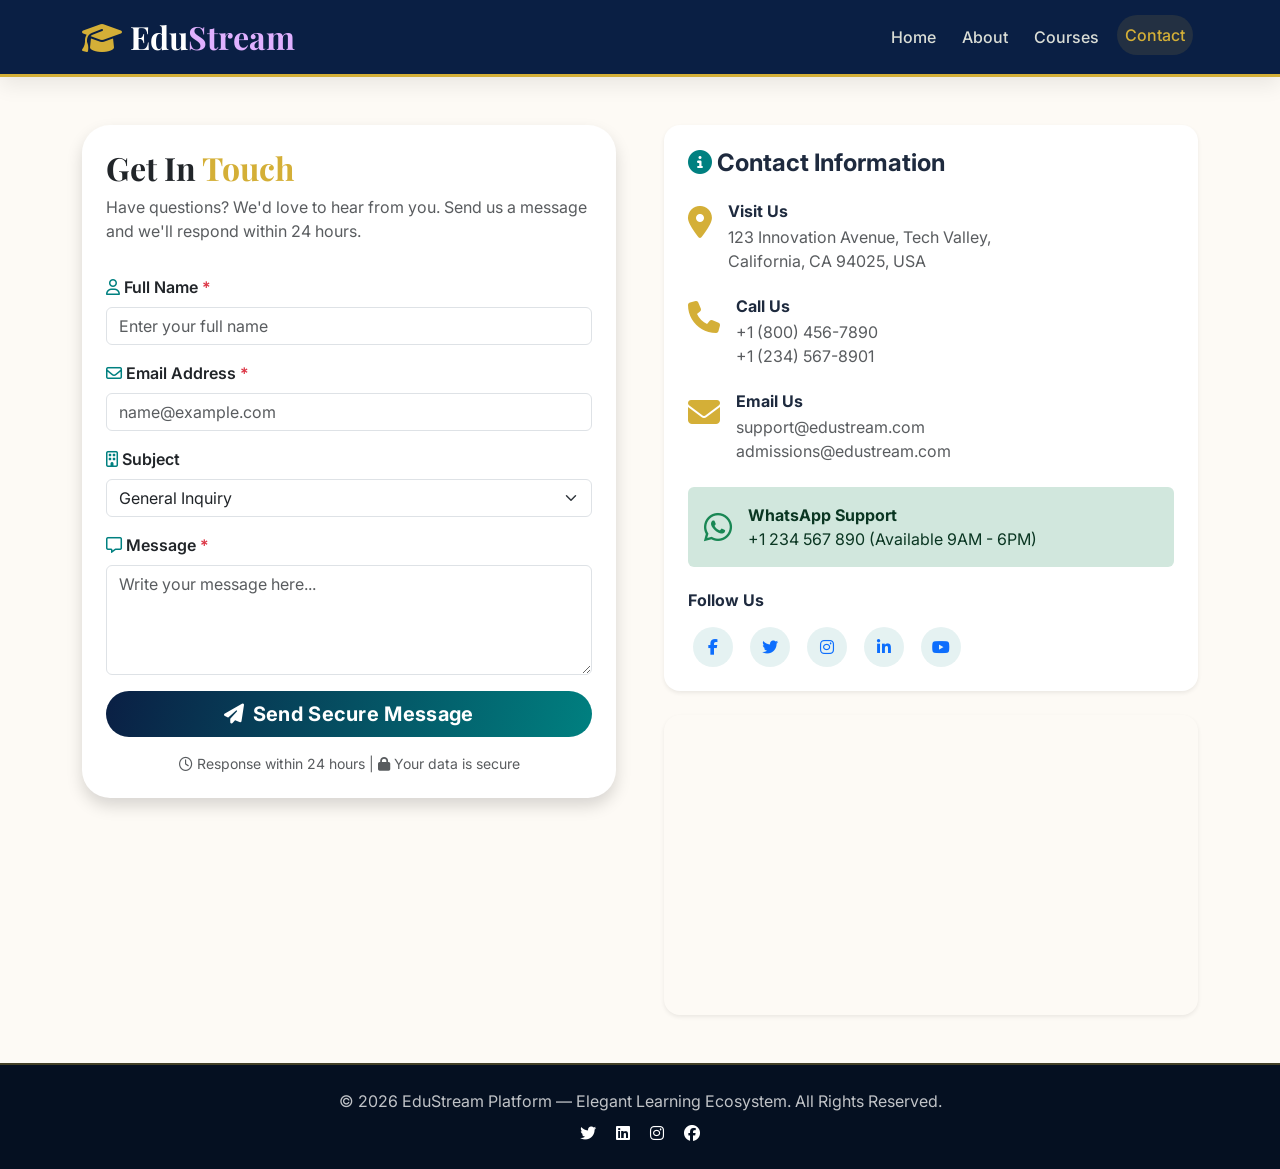
<file: contact.html>
<!DOCTYPE html>
<html lang="en">
<head>
  <meta charset="UTF-8">
  <meta name="viewport" content="width=device-width, initial-scale=1.0">
  <title>EduStream - Contact Us</title>
  <link href="https://cdn.jsdelivr.net/npm/bootstrap@5.3.2/dist/css/bootstrap.min.css" rel="stylesheet">
  <link rel="stylesheet" href="https://cdnjs.cloudflare.com/ajax/libs/font-awesome/6.4.0/css/all.min.css">
  <link href="https://fonts.googleapis.com/css2?family=Inter:opsz,wght@300..700&family=Playfair+Display:wght@500;700&display=swap" rel="stylesheet">
  <link rel="stylesheet" href="assets/css/style.css">
  <style>
    .contact-card {
      border-radius: 28px;
      transition: all 0.3s ease;
    }
    .contact-card:hover {
      transform: translateY(-5px);
      box-shadow: 0 20px 30px -12px rgba(0,0,0,0.1);
    }
    .social-icon {
      width: 40px;
      height: 40px;
      display: inline-flex;
      align-items: center;
      justify-content: center;
      border-radius: 50%;
      background: rgba(0,128,128,0.1);
      transition: all 0.3s;
      margin: 0 5px;
    }
    .social-icon:hover {
      background: var(--teal-glam);
      color: white;
      transform: translateY(-3px);
    }
  </style>
</head>
<body>

<!-- ==================== NAVBAR ==================== -->
<nav class="navbar navbar-expand-lg navbar-dark navbar-glam sticky-top py-2">
  <div class="container">
    <a class="navbar-brand fw-bold fs-2" href="index.html">
      <i class="fa-solid fa-graduation-cap text-gold me-2"></i>Edu<span class="text-rose">Stream</span>
    </a>
    <button class="navbar-toggler" type="button" data-bs-toggle="collapse" data-bs-target="#contactNav">
      <span class="navbar-toggler-icon"></span>
    </button>
    <div class="collapse navbar-collapse" id="contactNav">
      <ul class="navbar-nav ms-auto">
        <li class="nav-item"><a class="nav-link" href="index.html">Home</a></li>
        <li class="nav-item"><a class="nav-link" href="about.html">About</a></li>
        <li class="nav-item"><a class="nav-link" href="courses.html">Courses</a></li>
        <li class="nav-item"><a class="nav-link active" href="contact.html">Contact</a></li>
      </ul>
    </div>
  </div>
</nav>

<!-- ==================== CONTACT SECTION ==================== -->
<div class="container my-5">
  <div class="row g-5">
    <!-- Contact Form Column -->
    <div class="col-lg-6">
      <div class="card p-4 contact-card border-0 shadow">
        <h2 class="fw-bold">Get In <span class="text-gold">Touch</span></h2>
        <p class="text-muted">Have questions? We'd love to hear from you. Send us a message and we'll respond within 24 hours.</p>
        
        <form action="#" method="POST" class="mt-3">
          <div class="mb-3">
            <label class="form-label fw-semibold">
              <i class="fa-regular fa-user text-teal"></i> Full Name <span class="text-danger">*</span>
            </label>
            <input type="text" class="form-control" placeholder="Enter your full name" required>
          </div>
          
          <div class="mb-3">
            <label class="form-label fw-semibold">
              <i class="fa-regular fa-envelope text-teal"></i> Email Address <span class="text-danger">*</span>
            </label>
            <input type="email" class="form-control" placeholder="name@example.com" required>
          </div>
          
          <div class="mb-3">
            <label class="form-label fw-semibold">
              <i class="fa-regular fa-building text-teal"></i> Subject
            </label>
            <select class="form-select">
              <option selected>General Inquiry</option>
              <option>Course Registration</option>
              <option>Technical Support</option>
              <option>Partnership Opportunity</option>
            </select>
          </div>
          
          <div class="mb-3">
            <label class="form-label fw-semibold">
              <i class="fa-regular fa-message text-teal"></i> Message <span class="text-danger">*</span>
            </label>
            <textarea class="form-control" rows="4" placeholder="Write your message here..." required></textarea>
          </div>
          
          <button type="submit" class="btn btn-glam w-100 py-2 fs-5 fw-bold">
            <i class="fa-solid fa-paper-plane me-2"></i>Send Secure Message
          </button>
          
          <div class="mt-3 text-center text-muted small">
            <i class="fa-regular fa-clock"></i> Response within 24 hours | <i class="fa-solid fa-lock"></i> Your data is secure
          </div>
        </form>
      </div>
    </div>
    
    <!-- Contact Info Column -->
    <div class="col-lg-6">
      <div class="bg-white p-4 rounded-4 shadow-sm">
        <h4 class="fw-bold mb-4"><i class="fa-solid fa-circle-info text-teal"></i> Contact Information</h4>
        
        <div class="mb-4 d-flex align-items-start">
          <div class="me-3 mt-1">
            <i class="fa-solid fa-location-dot fa-2x text-gold"></i>
          </div>
          <div>
            <h6 class="fw-bold mb-1">Visit Us</h6>
            <p class="text-muted mb-0">123 Innovation Avenue, Tech Valley,<br>California, CA 94025, USA</p>
          </div>
        </div>
        
        <div class="mb-4 d-flex align-items-start">
          <div class="me-3 mt-1">
            <i class="fa-solid fa-phone fa-2x text-gold"></i>
          </div>
          <div>
            <h6 class="fw-bold mb-1">Call Us</h6>
            <p class="text-muted mb-0">+1 (800) 456-7890<br>+1 (234) 567-8901</p>
          </div>
        </div>
        
        <div class="mb-4 d-flex align-items-start">
          <div class="me-3 mt-1">
            <i class="fa-solid fa-envelope fa-2x text-gold"></i>
          </div>
          <div>
            <h6 class="fw-bold mb-1">Email Us</h6>
            <p class="text-muted mb-0">support@edustream.com<br>admissions@edustream.com</p>
          </div>
        </div>
        
        <div class="alert alert-success border-0 mt-3 d-flex align-items-center">
          <i class="fa-brands fa-whatsapp fa-2x me-3 text-success"></i>
          <div>
            <strong>WhatsApp Support</strong><br>
            +1 234 567 890 (Available 9AM - 6PM)
          </div>
        </div>
        
        <!-- Social Media Links -->
        <h6 class="fw-bold mt-4 mb-3">Follow Us</h6>
        <div>
          <a href="#" class="social-icon text-decoration-none me-2"><i class="fa-brands fa-facebook-f"></i></a>
          <a href="#" class="social-icon text-decoration-none me-2"><i class="fa-brands fa-twitter"></i></a>
          <a href="#" class="social-icon text-decoration-none me-2"><i class="fa-brands fa-instagram"></i></a>
          <a href="#" class="social-icon text-decoration-none me-2"><i class="fa-brands fa-linkedin-in"></i></a>
          <a href="#" class="social-icon text-decoration-none me-2"><i class="fa-brands fa-youtube"></i></a>
        </div>
      </div>
      
      <!-- Google Maps Embed -->
      <div class="mt-4">
        <div class="ratio ratio-16x9 rounded-4 overflow-hidden shadow-sm">
          <iframe 
            src="https://www.google.com/maps/embed?pb=!1m18!1m12!1m3!1d3153.835434509828!2d-122.41941548468135!3d37.77492927975951!2m3!1f0!2f0!3f0!3m2!1i1024!2i768!4f13.1!3m3!1m2!1s0x8085808c7a4f7b0b%3A0xa0f1d6a0b6b1f0cd!2sSan%20Francisco%2C%20CA!5e0!3m2!1sen!2sus!4v1700000000000!5m2!1sen!2sus" 
            allowfullscreen="" 
            loading="lazy" 
            referrerpolicy="no-referrer-when-downgrade"
            title="EduStream Location Map">
          </iframe>
        </div>
      </div>
    </div>
  </div>
</div>

<!-- ==================== FOOTER ==================== -->
<footer class="footer-glam text-white text-center py-4 mt-5">
  <p class="mb-0 opacity-75">&copy; 2026 EduStream Platform — Elegant Learning Ecosystem. All Rights Reserved.</p>
  <div class="mt-2">
    <i class="fa-brands fa-twitter mx-2"></i>
    <i class="fa-brands fa-linkedin mx-2"></i>
    <i class="fa-brands fa-instagram mx-2"></i>
    <i class="fa-brands fa-facebook mx-2"></i>
  </div>
</footer>

<script src="https://cdn.jsdelivr.net/npm/bootstrap@5.3.2/dist/js/bootstrap.bundle.min.js"></script>
</body>
</html>
</file>
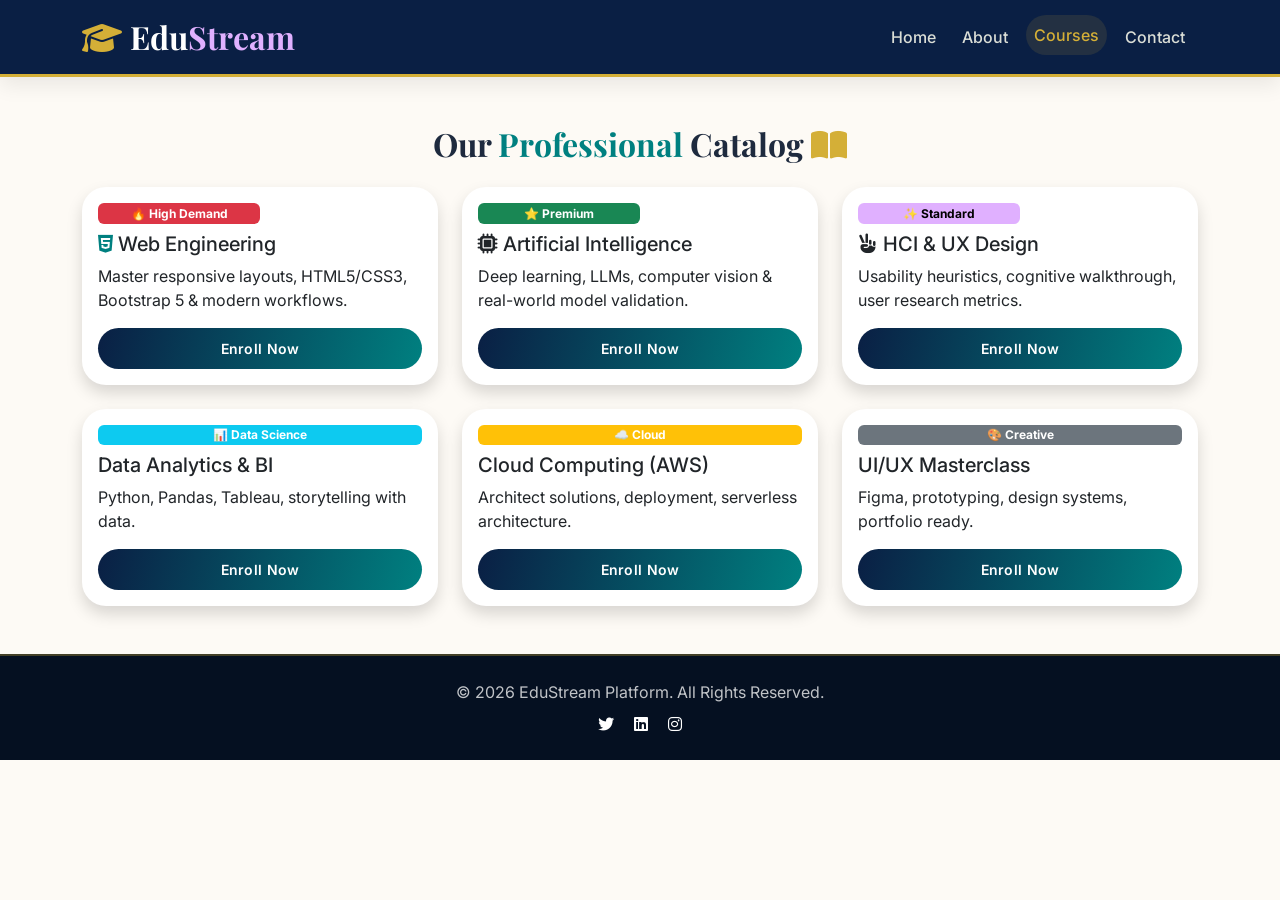
<file: courses.html>
<!DOCTYPE html>
<html lang="en">
<head>
  <meta charset="UTF-8">
  <meta name="viewport" content="width=device-width, initial-scale=1.0">
  <title>EduStream - Professional Courses</title>
  <link href="https://cdn.jsdelivr.net/npm/bootstrap@5.3.2/dist/css/bootstrap.min.css" rel="stylesheet">
  <link rel="stylesheet" href="https://cdnjs.cloudflare.com/ajax/libs/font-awesome/6.4.0/css/all.min.css">
  <link href="https://fonts.googleapis.com/css2?family=Inter:opsz,wght@300..700&family=Playfair+Display:wght@500;700&display=swap" rel="stylesheet">
  <link rel="stylesheet" href="assets/css/style.css">
</head>
<body>

<!-- ==================== NAVBAR ==================== -->
<nav class="navbar navbar-expand-lg navbar-dark navbar-glam sticky-top py-2">
  <div class="container">
    <a class="navbar-brand fw-bold fs-2" href="index.html">
      <i class="fa-solid fa-graduation-cap text-gold me-2"></i>Edu<span class="text-rose">Stream</span>
    </a>
    <button class="navbar-toggler" type="button" data-bs-toggle="collapse" data-bs-target="#courseNav">
      <span class="navbar-toggler-icon"></span>
    </button>
    <div class="collapse navbar-collapse" id="courseNav">
      <ul class="navbar-nav ms-auto">
        <li class="nav-item"><a class="nav-link" href="index.html">Home</a></li>
        <li class="nav-item"><a class="nav-link" href="about.html">About</a></li>
        <li class="nav-item"><a class="nav-link active" href="courses.html">Courses</a></li>
        <li class="nav-item"><a class="nav-link" href="contact.html">Contact</a></li>
      </ul>
    </div>
  </div>
</nav>

<!-- ==================== COURSES GRID ==================== -->
<div class="container my-5">
  <h2 class="text-center mb-4 fw-bold">Our <span class="text-teal">Professional</span> Catalog <i class="fa-solid fa-book-open text-gold"></i></h2>
  <div class="row g-4">
    <!-- Course 1 -->
    <div class="col-md-4">
      <div class="card mv-custom-card h-100 border-0 shadow p-3">
        <span class="badge bg-danger mb-2 w-50">🔥 High Demand</span>
        <h5><i class="fa-brands fa-html5 text-teal"></i> Web Engineering</h5>
        <p>Master responsive layouts, HTML5/CSS3, Bootstrap 5 & modern workflows.</p>
        <button class="btn btn-glam btn-sm w-100" data-bs-toggle="modal" data-bs-target="#enrollModal1">Enroll Now</button>
      </div>
    </div>
    <!-- Course 2 -->
    <div class="col-md-4">
      <div class="card mv-custom-card h-100 border-0 shadow p-3">
        <span class="badge bg-success mb-2 w-50">⭐ Premium</span>
        <h5><i class="fa-solid fa-microchip"></i> Artificial Intelligence</h5>
        <p>Deep learning, LLMs, computer vision & real-world model validation.</p>
        <button class="btn btn-glam btn-sm w-100" data-bs-toggle="modal" data-bs-target="#enrollModal2">Enroll Now</button>
      </div>
    </div>
    <!-- Course 3 -->
    <div class="col-md-4">
      <div class="card mv-custom-card h-100 border-0 shadow p-3">
        <span class="badge mb-2 w-50" style="background:#e0b0ff; color:#000;">✨ Standard</span>
        <h5><i class="fa-solid fa-hand-peace"></i> HCI & UX Design</h5>
        <p>Usability heuristics, cognitive walkthrough, user research metrics.</p>
        <button class="btn btn-glam btn-sm w-100" data-bs-toggle="modal" data-bs-target="#enrollModal3">Enroll Now</button>
      </div>
    </div>
    <!-- Course 4 -->
    <div class="col-md-4">
      <div class="card mv-custom-card h-100 border-0 shadow p-3">
        <span class="badge bg-info mb-2">📊 Data Science</span>
        <h5>Data Analytics & BI</h5>
        <p>Python, Pandas, Tableau, storytelling with data.</p>
        <button class="btn btn-glam btn-sm w-100" data-bs-toggle="modal" data-bs-target="#enrollModal1">Enroll Now</button>
      </div>
    </div>
    <!-- Course 5 -->
    <div class="col-md-4">
      <div class="card mv-custom-card h-100 border-0 shadow p-3">
        <span class="badge bg-warning mb-2">☁️ Cloud</span>
        <h5>Cloud Computing (AWS)</h5>
        <p>Architect solutions, deployment, serverless architecture.</p>
        <button class="btn btn-glam btn-sm w-100" data-bs-toggle="modal" data-bs-target="#enrollModal2">Enroll Now</button>
      </div>
    </div>
    <!-- Course 6 -->
    <div class="col-md-4">
      <div class="card mv-custom-card h-100 border-0 shadow p-3">
        <span class="badge bg-secondary mb-2">🎨 Creative</span>
        <h5>UI/UX Masterclass</h5>
        <p>Figma, prototyping, design systems, portfolio ready.</p>
        <button class="btn btn-glam btn-sm w-100" data-bs-toggle="modal" data-bs-target="#enrollModal3">Enroll Now</button>
      </div>
    </div>
  </div>
</div>

<!-- ==================== MODALS (POPUP FORMS) ==================== -->
<!-- Modal 1 -->
<div class="modal fade" id="enrollModal1" tabindex="-1">
  <div class="modal-dialog">
    <div class="modal-content">
      <div class="modal-header" style="background: #0a1f44; color: white;">
        <h5 class="modal-title"><i class="fa-solid fa-graduation-cap text-gold"></i> Enroll in Course</h5>
        <button type="button" class="btn-close btn-close-white" data-bs-dismiss="modal"></button>
      </div>
      <div class="modal-body">
        <p>Start your learning journey today! Full access to all modules, projects & certificate.</p>
        <label class="form-label fw-bold">Full Name</label>
        <input type="text" class="form-control mb-3" placeholder="Enter your name">
        <label class="form-label fw-bold">Email Address</label>
        <input type="email" class="form-control mb-3" placeholder="you@example.com">
        <div class="alert alert-info">💰 Price: $129 - Limited time offer!</div>
      </div>
      <div class="modal-footer">
        <button type="button" class="btn btn-secondary" data-bs-dismiss="modal">Close</button>
        <button type="button" class="btn btn-glam">Confirm Enrollment</button>
      </div>
    </div>
  </div>
</div>

<!-- Modal 2 -->
<div class="modal fade" id="enrollModal2" tabindex="-1">
  <div class="modal-dialog">
    <div class="modal-content">
      <div class="modal-header" style="background: #0a1f44; color: white;">
        <h5 class="modal-title"><i class="fa-solid fa-microchip text-gold"></i> AI Course Enrollment</h5>
        <button type="button" class="btn-close btn-close-white" data-bs-dismiss="modal"></button>
      </div>
      <div class="modal-body">
        <p>Master Artificial Intelligence with hands-on projects.</p>
        <label class="form-label fw-bold">Full Name</label>
        <input type="text" class="form-control mb-3" placeholder="Enter your name">
        <label class="form-label fw-bold">Email Address</label>
        <input type="email" class="form-control mb-3" placeholder="you@example.com">
      </div>
      <div class="modal-footer">
        <button type="button" class="btn btn-secondary" data-bs-dismiss="modal">Close</button>
        <button type="button" class="btn btn-glam">Enroll Now</button>
      </div>
    </div>
  </div>
</div>

<!-- Modal 3 -->
<div class="modal fade" id="enrollModal3" tabindex="-1">
  <div class="modal-dialog">
    <div class="modal-content">
      <div class="modal-header" style="background: #0a1f44; color: white;">
        <h5 class="modal-title"><i class="fa-solid fa-hand-peace text-gold"></i> HCI Course Enrollment</h5>
        <button type="button" class="btn-close btn-close-white" data-bs-dismiss="modal"></button>
      </div>
      <div class="modal-body">
        <p>Learn Human-Computer Interaction & UX principles.</p>
        <label class="form-label fw-bold">Full Name</label>
        <input type="text" class="form-control mb-3" placeholder="Enter your name">
        <label class="form-label fw-bold">Email Address</label>
        <input type="email" class="form-control mb-3" placeholder="you@example.com">
      </div>
      <div class="modal-footer">
        <button type="button" class="btn btn-secondary" data-bs-dismiss="modal">Close</button>
        <button type="button" class="btn btn-glam">Enroll Now</button>
      </div>
    </div>
  </div>
</div>

<!-- ==================== FOOTER ==================== -->
<footer class="footer-glam text-white text-center py-4 mt-5">
  <p class="mb-0 opacity-75">&copy; 2026 EduStream Platform. All Rights Reserved.</p>
  <div class="mt-2">
    <i class="fa-brands fa-twitter mx-2"></i>
    <i class="fa-brands fa-linkedin mx-2"></i>
    <i class="fa-brands fa-instagram mx-2"></i>
  </div>
</footer>

<script src="https://cdn.jsdelivr.net/npm/bootstrap@5.3.2/dist/js/bootstrap.bundle.min.js"></script>
</body>
</html>
</file>
<file: assets/css/style.css>
/* ===== ROOT VARIABLES (Enhanced) ===== */
:root {
  --navy-glam: #0a1f44;
  --gold-glam: #d4af37;
  --rose-glam: #e0b0ff;
  --teal-glam: #008080;
  --bg-light: #fdfaf5;
  --charcoal: #2c3e50;
  --soft-shadow: 0 20px 35px -12px rgba(0,0,0,0.08);
  --transition-smooth: all 0.35s cubic-bezier(0.2, 0.9, 0.4, 1.1);
}

* {
  margin: 0;
  padding: 0;
  box-sizing: border-box;
}

body {
  background-color: var(--bg-light);
  font-family: 'Inter', sans-serif;
  color: #1e2a3e;
  scroll-behavior: smooth;
}

h1, h2, h3, .display-3, .navbar-brand {
  font-family: 'Playfair Display', serif;
}

/* ===== NAVBAR GLAM UPGRADE ===== */
.navbar-glam {
  background-color: var(--navy-glam) !important;
  border-bottom: 3px solid var(--gold-glam);
  box-shadow: 0 8px 20px rgba(0,0,0,0.08);
  transition: var(--transition-smooth);
}

.navbar-glam .nav-link {
  color: rgba(255,255,240,0.85) !important;
  font-weight: 500;
  margin: 0 5px;
  transition: var(--transition-smooth);
  border-radius: 30px;
  padding: 8px 18px;
}

.navbar-glam .nav-link:hover,
.navbar-glam .nav-link.active {
  color: var(--gold-glam) !important;
  background: rgba(212, 175, 55, 0.12);
  transform: translateY(-2px);
}

/* ===== HERO SECTION ===== */
.hero-glam {
  background: linear-gradient(135deg, rgba(10,31,68,0.85), rgba(0,128,128,0.8)), url('https://images.unsplash.com/photo-1524178232363-1fb2b075b655?q=80&w=2070&auto=format');
  background-size: cover;
  background-position: center 30%;
}

/* ===== CUSTOM CARDS ===== */
.mv-custom-card {
  border-radius: 24px;
  border: none;
  background: #ffffff;
  transition: var(--transition-smooth);
  box-shadow: 0 10px 25px -5px rgba(0,0,0,0.05);
  overflow: hidden;
}

.mv-custom-card:hover {
  transform: translateY(-8px);
  box-shadow: 0 25px 35px -12px rgba(10,31,68,0.2);
}

/* ===== GLAM BUTTONS ===== */
.btn-glam {
  background: linear-gradient(105deg, var(--navy-glam), var(--teal-glam));
  color: white;
  border: none;
  border-radius: 40px;
  padding: 10px 28px;
  font-weight: 600;
  transition: var(--transition-smooth);
  letter-spacing: 0.3px;
}

.btn-glam:hover {
  background: linear-gradient(105deg, var(--teal-glam), var(--navy-glam));
  transform: scale(1.03);
  box-shadow: 0 12px 20px -8px rgba(0,128,128,0.4);
  color: white;
}

.btn-outline-glam {
  border: 2px solid var(--gold-glam);
  background: transparent;
  color: var(--navy-glam);
  border-radius: 40px;
  font-weight: 600;
  transition: var(--transition-smooth);
}

.btn-outline-glam:hover {
  background: var(--gold-glam);
  color: #0a1f44;
  transform: scale(1.02);
}

/* ===== TEXT COLORS ===== */
.text-gold { color: var(--gold-glam); }
.text-rose { color: var(--rose-glam); }
.text-teal { color: var(--teal-glam); }

/* ===== BACKGROUNDS ===== */
.bg-teal-soft { background-color: rgba(0,128,128,0.08); }

.badge-glam {
  background: linear-gradient(145deg, var(--teal-glam), #0e5e5e);
  padding: 8px 16px;
  border-radius: 40px;
  font-weight: 500;
}

/* ===== FOOTER ===== */
.footer-glam {
  background-color: #051021;
  border-top: 2px solid rgba(212,175,55,0.3);
}

/* ===== CAROUSEL ===== */
.carousel-item img {
  object-fit: cover;
  height: 460px;
  filter: brightness(0.75);
}

.carousel-caption {
  background: linear-gradient(0deg, rgba(0,0,0,0.6), transparent);
  border-radius: 20px;
  bottom: 20px;
}

/* ===== FORM FOCUS ===== */
.form-control:focus {
  border-color: var(--teal-glam);
  box-shadow: 0 0 0 0.25rem rgba(0,128,128,0.25);
}

/* ===== ANIMATION ===== */
@keyframes glamFadeIn {
  from { opacity: 0; transform: translateY(25px); }
  to { opacity: 1; transform: translateY(0); }
}

.fade-in-glam {
  animation: glamFadeIn 0.7s ease forwards;
}

/* ===== RESPONSIVE ===== */
@media (max-width: 768px) {
  .carousel-item img { height: 280px; }
  .display-3 { font-size: 2.2rem; }
}
</file>
